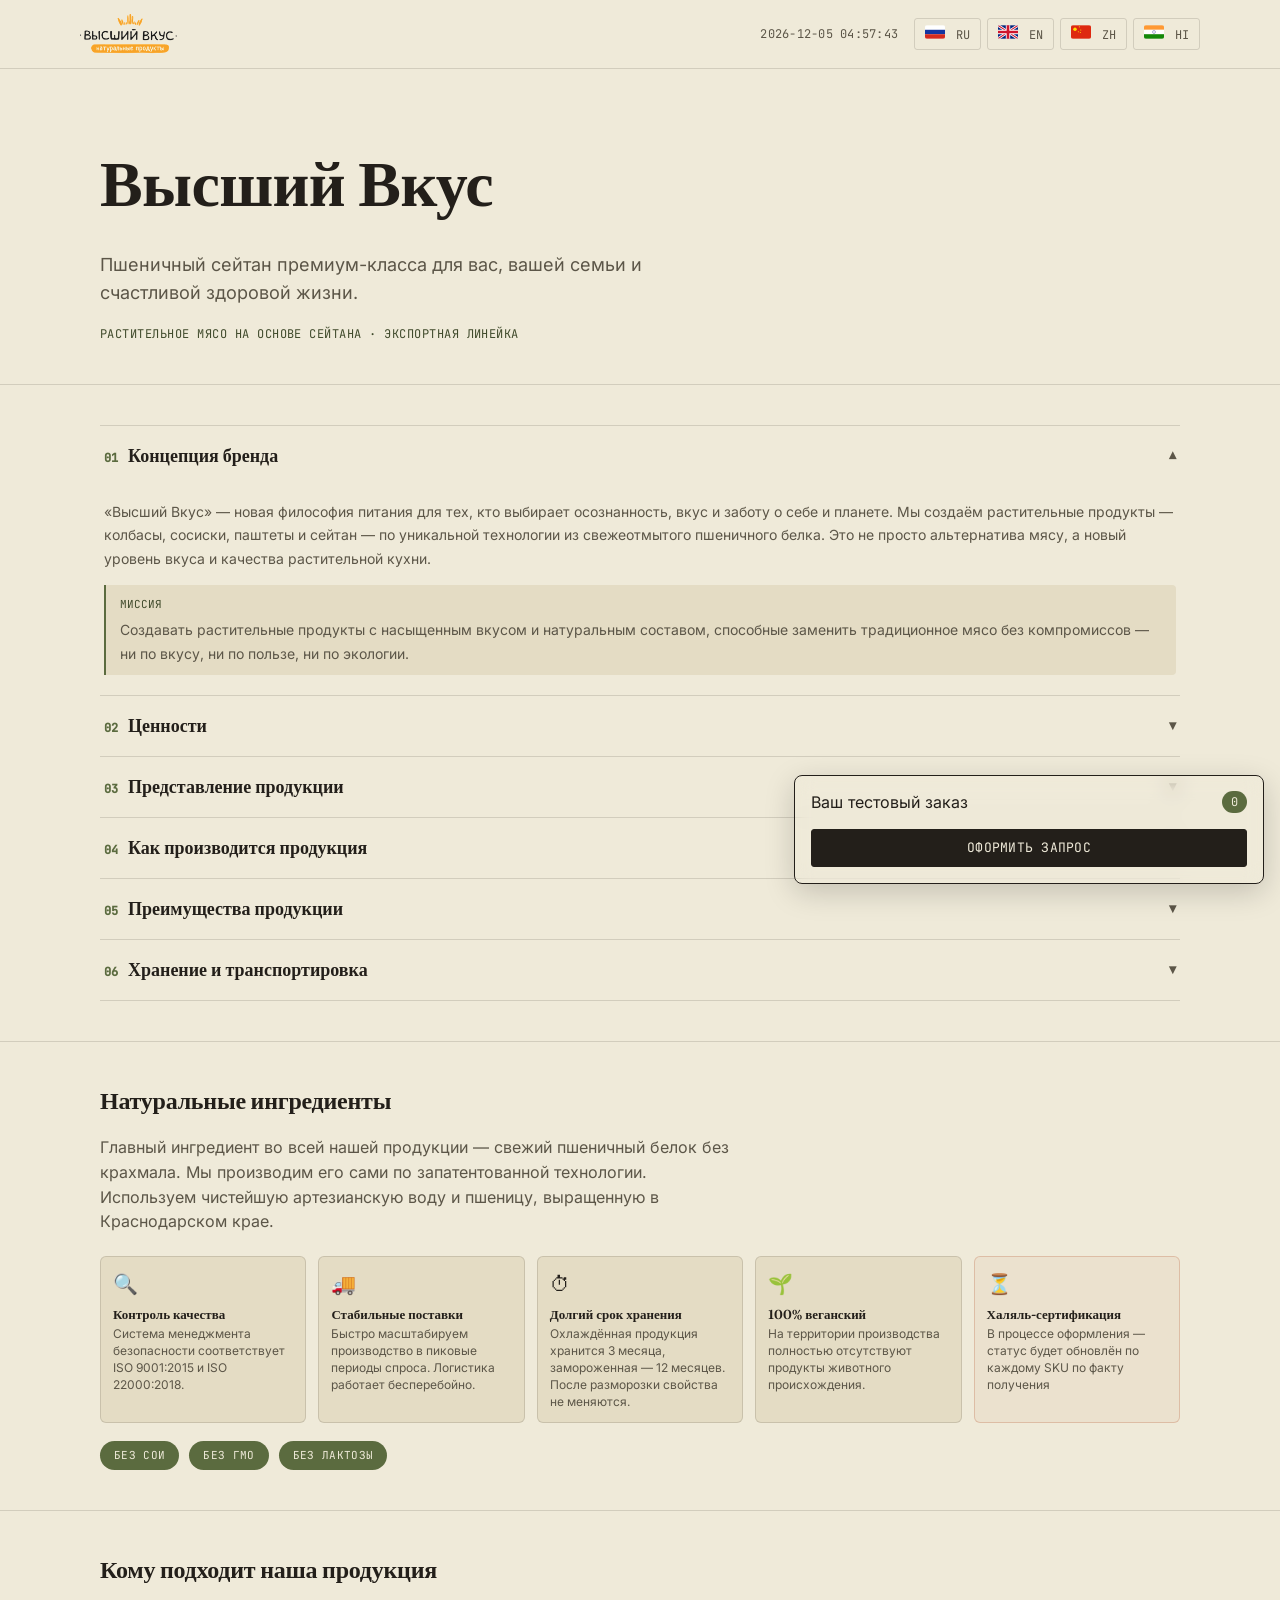
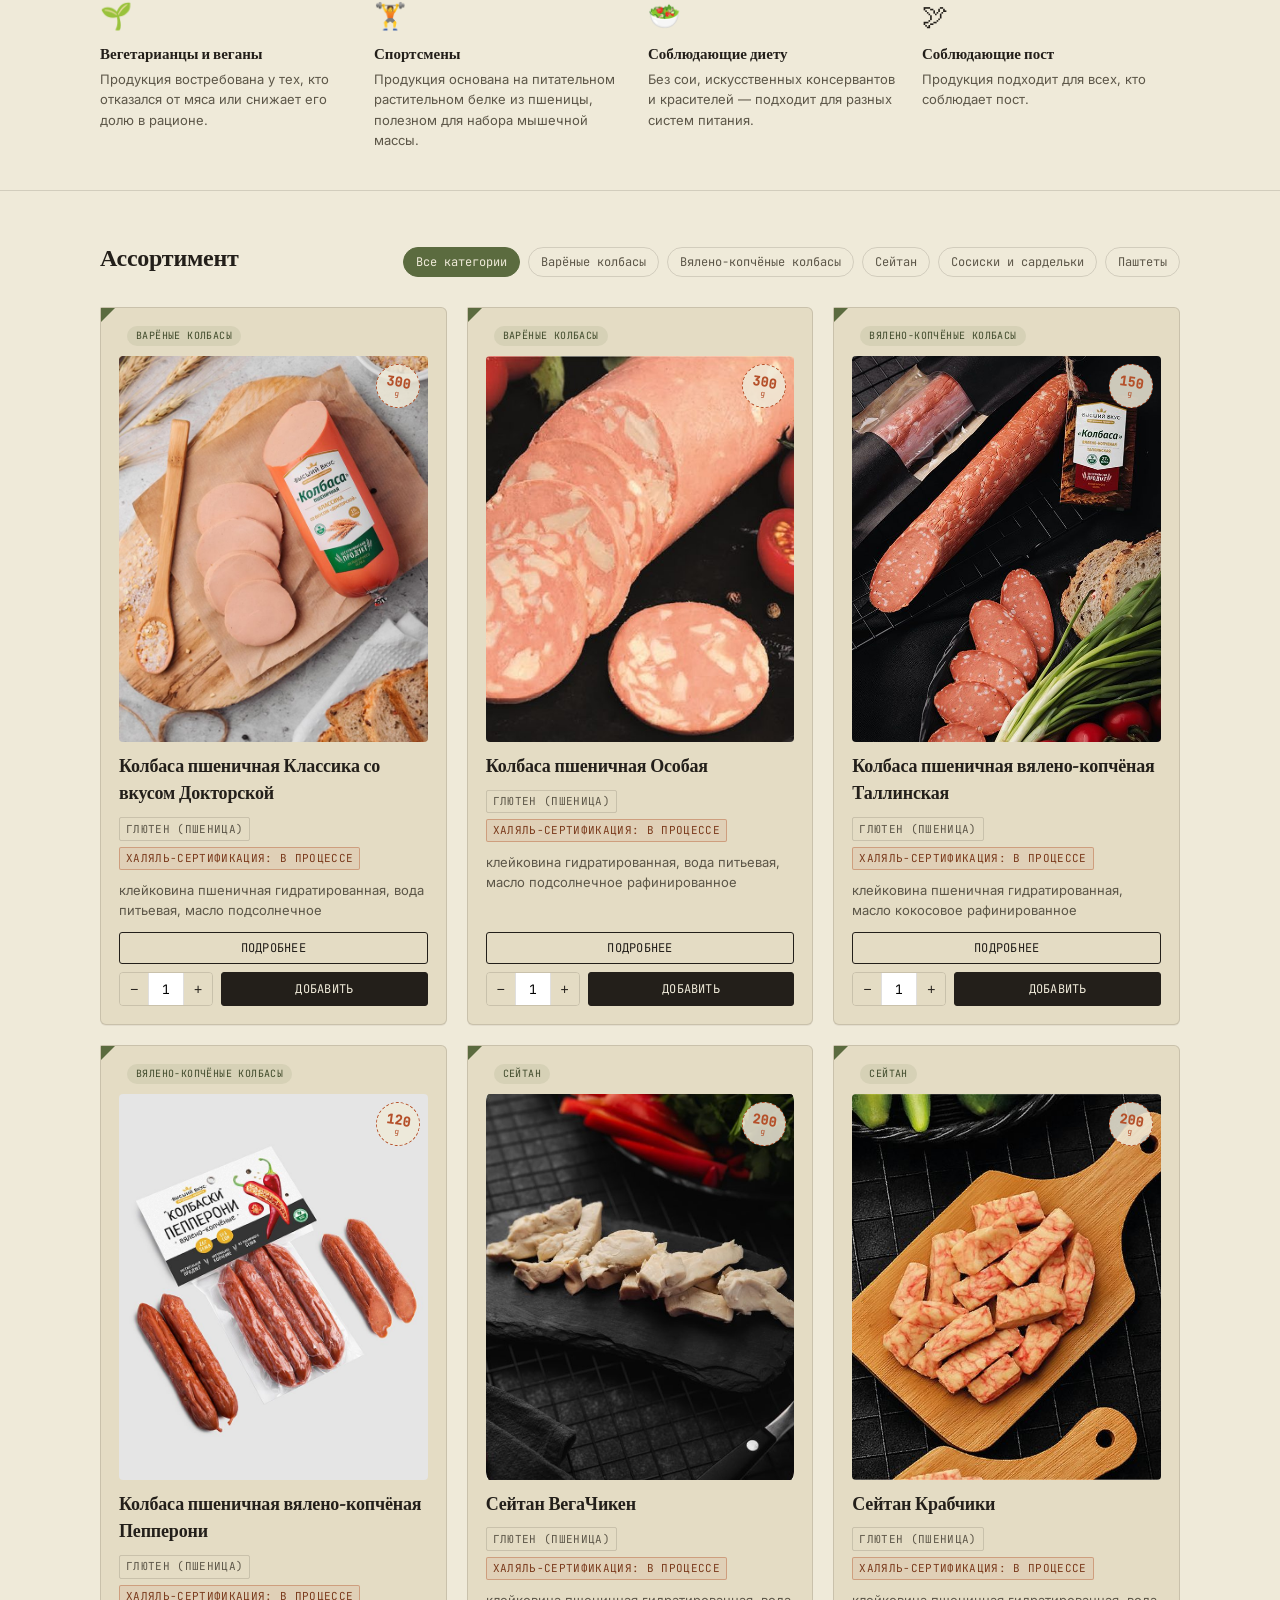
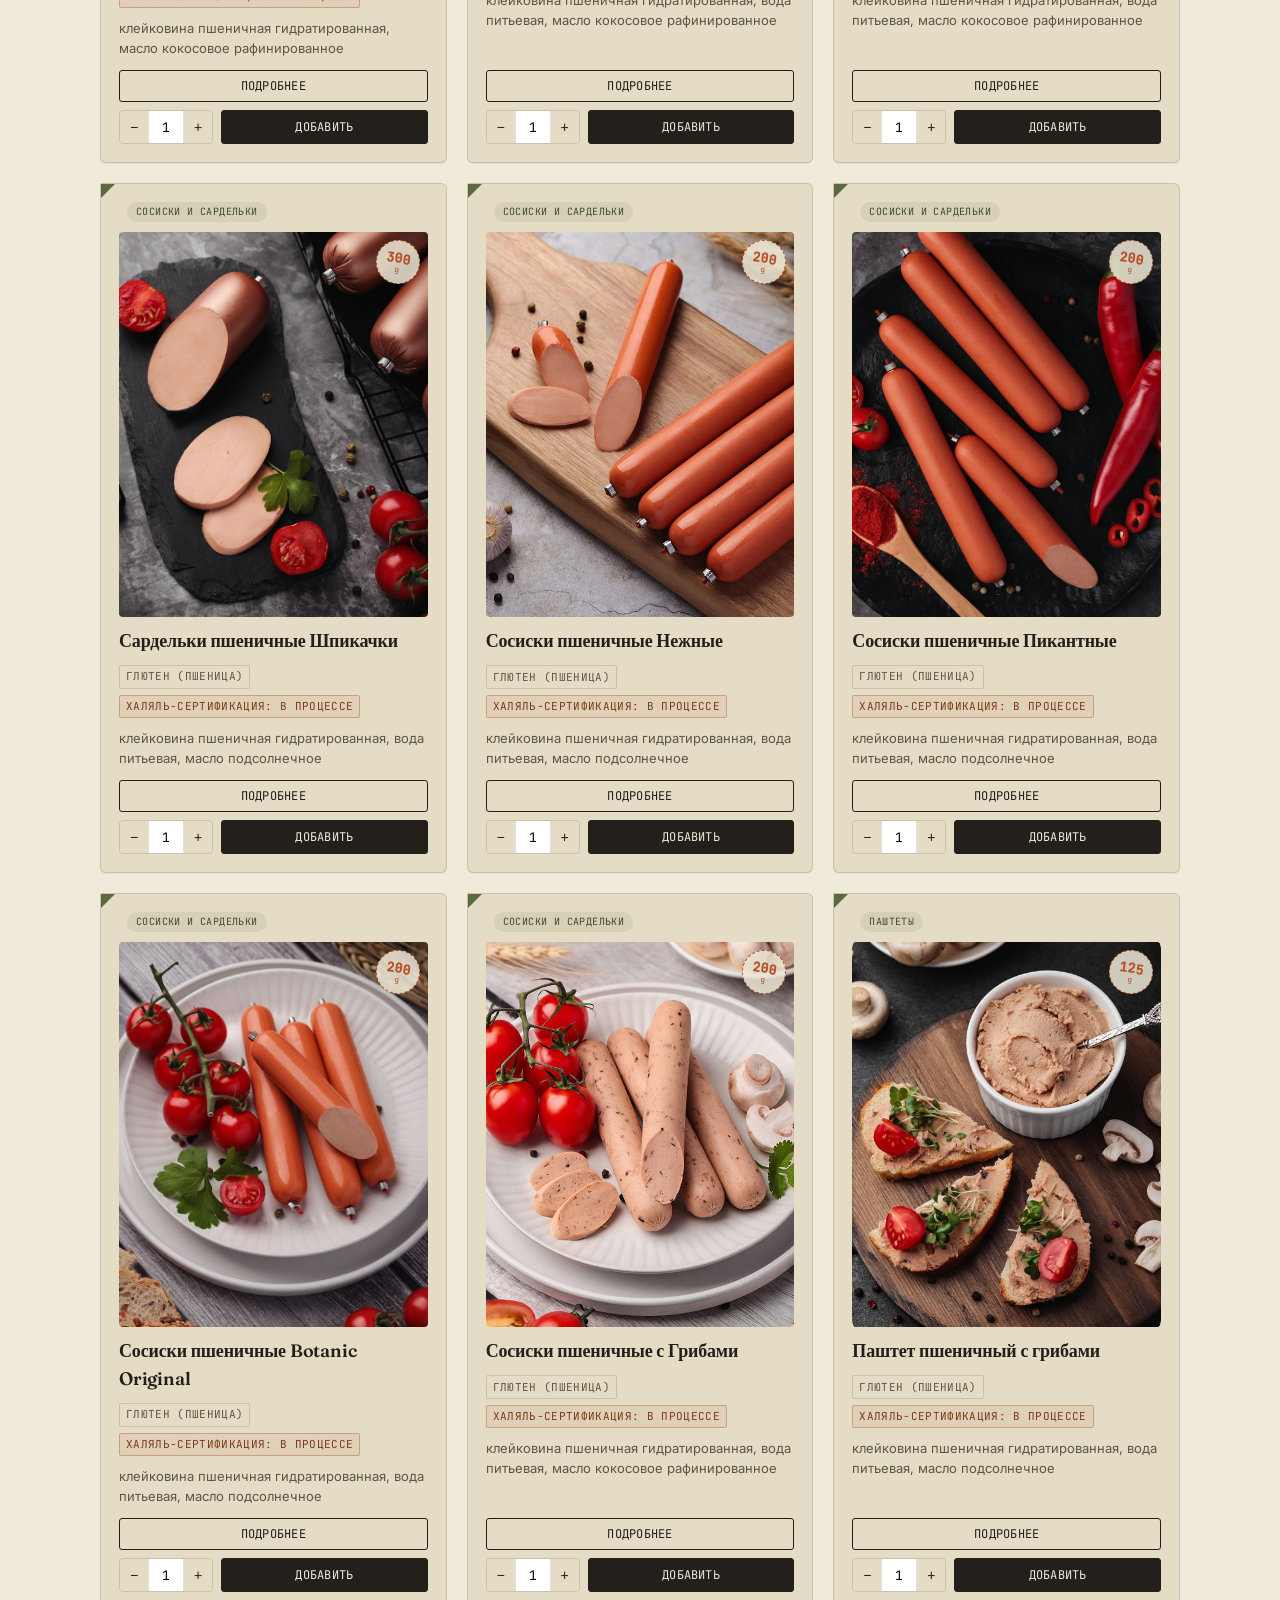
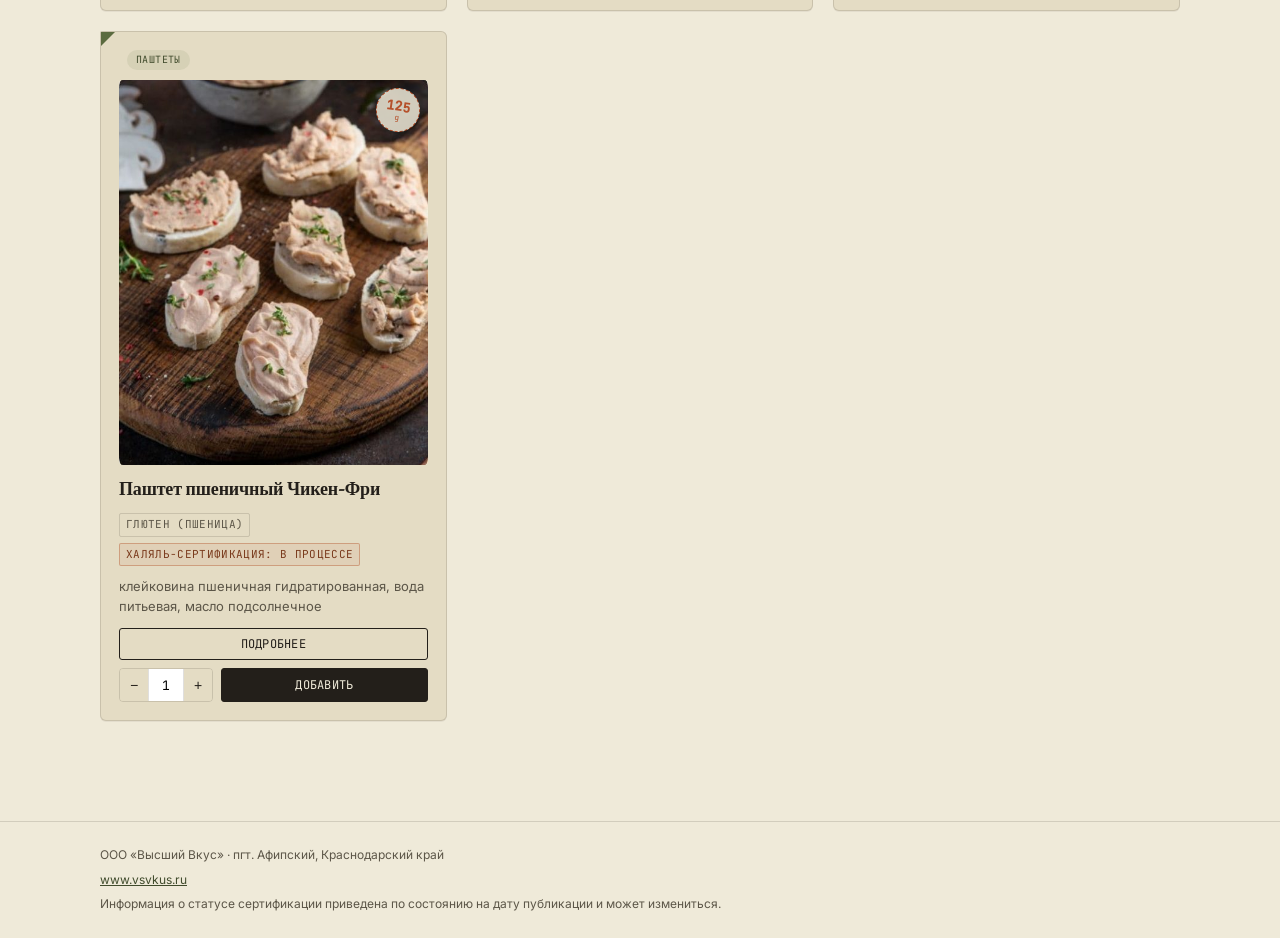
<file: shop/Seitan/index.html>
<!DOCTYPE html>
<html lang="ru">
<head>
<meta charset="UTF-8">
<meta name="viewport" content="width=device-width, initial-scale=1.0">
<title>Высший Вкус — Vysshiy Vkus | Seitan export catalog</title>
<meta name="description" content="Высший Вкус — пшеничный сейтан премиум-класса. Каталог, состав, бесплатный заказ образцов для оптовых партнёров.">
<link rel="stylesheet" href="../_shared/css/fonts.css?v=1784281717">
<link rel="stylesheet" href="../_shared/css/base.css?v=1784281717">
<link rel="stylesheet" href="assets/css/style.css?v=1784281717">
</head>
<body>

<header class="site">
  <div class="container site-bar">
    <img src="assets/img/logo.png" alt="Высший Вкус" class="site-logo">
    <div class="header-right">
      <div class="clock" id="header-clock"></div>
      <div class="lang-switch" id="lang-switch"></div>
    </div>
  </div>
</header>

<div class="network-notice" id="network-notice" data-i18n="network_notice"></div>

<section class="hero">
  <div class="container">
    <h1 data-i18n="hero_title">Высший Вкус</h1>
    <p data-i18n="hero_subtitle">Пшеничный сейтан премиум-класса. Мощность производства — 2–3 контейнера в месяц.</p>
    <div class="hero-meta" data-i18n="brand_tagline">Растительное мясо на основе сейтана · Экспортная линейка</div>
  </div>
</section>

<section class="brand-section">
  <div class="container">
    <div class="accordion" id="brand-accordion"></div>
  </div>
</section>

<section class="ingredients-section">
  <div class="container" id="ingredients-container"></div>
</section>

<section class="audience-section">
  <div class="container" id="audience-container"></div>
</section>

<section class="catalog">
  <div class="container">
    <div class="catalog-head">
      <h2 data-i18n="catalog_title">Ассортимент</h2>
      <div class="filters" id="filters"></div>
    </div>
    <div class="grid" id="grid"></div>
  </div>
</section>

<footer class="site">
  <div class="container">
    <div data-i18n="footer_company">ООО «Высший Вкус» · пгт. Афипский, Краснодарский край</div>
    <div style="margin-top:6px"><a href="https://vsvkus.ru/" target="_blank" rel="noopener" data-i18n="footer_official_site">Официальный сайт: vsvkus.ru</a></div>
    <div style="margin-top:6px" data-i18n="footer_disclaimer">Информация о статусе сертификации приведена по состоянию на дату публикации и может измениться.</div>
  </div>
</footer>

<!-- Плавающая панель "сборки тестового заказа" -->
<div class="cart-panel collapsed" id="cart-panel">
  <div class="cart-head" id="cart-head">
    <span data-i18n="cart_title">Ваш тестовый заказ</span>
    <span class="count" id="cart-count">0</span>
  </div>
  <div class="cart-summary-line" id="cart-summary-line"></div>
  <div class="cart-body" id="cart-body"></div>
  <div style="padding:0 16px 16px">
    <button class="btn" id="cart-checkout-btn" style="width:100%; justify-content:center" data-i18n="cart_checkout">Оформить запрос</button>
  </div>

  <form class="order-form" id="order-form" novalidate>
    <label data-i18n="form_company">Компания</label>
    <input id="f-company" type="text" required>
    <label data-i18n="form_contact_person">Контактное лицо</label>
    <input id="f-contact" type="text" required>
    <label data-i18n="form_email">Email</label>
    <input id="f-email" type="email" required>
    <label data-i18n="form_phone">Телефон / WhatsApp</label>
    <input id="f-phone" type="tel" required>
    <label data-i18n="form_market">Целевой рынок</label>
    <input id="f-market" type="text" required>

    <div class="form-section-title" data-i18n="form_delivery_address">Адрес доставки</div>
    <div class="form-row">
      <div>
        <label data-i18n="form_country">Страна</label>
        <input id="f-country" type="text" required>
      </div>
      <div>
        <label data-i18n="form_postal_code">Почтовый индекс</label>
        <input id="f-postal" type="text" required>
      </div>
    </div>
    <label data-i18n="form_city">Город</label>
    <input id="f-city" type="text" required>
    <div class="form-row">
      <div>
        <label data-i18n="form_street">Улица</label>
        <input id="f-street" type="text" required>
      </div>
      <div>
        <label data-i18n="form_building">Дом</label>
        <input id="f-building" type="text" required>
      </div>
      <div>
        <label data-i18n="form_apt_office">Кв. / офис</label>
        <input id="f-apt" type="text">
      </div>
    </div>

    <label data-i18n="form_comment">Комментарий</label>
    <textarea id="f-comment"></textarea>
    <div class="form-actions">
      <button type="button" class="btn" id="submit-order" data-i18n="form_submit_order">Отправить заказ</button>
    </div>
    <div class="form-actions">
      <button type="button" class="btn secondary" id="submit-copy" data-i18n="form_submit_copy">Скопировать текст заказа</button>
    </div>
  </form>

  <div class="thankyou" id="thankyou">
    <div class="thankyou-title" data-i18n="thankyou_title">Спасибо за заказ!</div>
    <div class="thankyou-text" data-i18n="thankyou_message">Я проведу расчёт сроков и деталей и обязательно вернусь к вам с ним по готовности для подтверждения.</div>
    <div class="thankyou-countdown" id="thankyou-countdown"></div>
  </div>
</div>

<script src="assets/js/logo-data.js?v=1784281717"></script>
<script src="../_shared/js/emailjs.min.js?v=1784281717"></script>
<script src="../_shared/js/jspdf.umd.min.js?v=1784281717"></script>
<script src="../_shared/js/i18n-core.js?v=1784281717"></script>
<script src="../_shared/js/cart-core.js?v=1784281717"></script>
<script src="assets/js/main.js?v=1784281717"></script>
</body>
</html>
</file>
<file: shop/_shared/css/fonts.css>
/* ============================================================
   Локальные шрифты — заменяют fonts.googleapis.com.
   Причина: Google полностью заблокирован в материковом Китае,
   внешняя ссылка на fonts.googleapis.com гарантированно не
   загрузится для китайских посетителей.
   ============================================================ */
@font-face{
  font-family:"Fraunces"; font-style:normal; font-weight:500;
  src:url("../fonts/fraunces-latin-500-normal.woff2") format("woff2");
  font-display:swap;
}
@font-face{
  font-family:"Fraunces"; font-style:normal; font-weight:600;
  src:url("../fonts/fraunces-latin-600-normal.woff2") format("woff2");
  font-display:swap;
}
@font-face{
  font-family:"Inter"; font-style:normal; font-weight:400;
  src:url("../fonts/inter-latin-400-normal.woff2") format("woff2");
  unicode-range:U+0000-00FF,U+0131,U+0152-0153,U+02BB-02BC,U+2000-206F,U+2074,U+20AC,U+2122,U+2191,U+2193,U+2212,U+2215,U+FEFF,U+FFFD;
  font-display:swap;
}
@font-face{
  font-family:"Inter"; font-style:normal; font-weight:400;
  src:url("../fonts/inter-cyrillic-400-normal.woff2") format("woff2");
  unicode-range:U+0400-045F,U+0490-0491,U+04B0-04B1,U+2116;
  font-display:swap;
}
@font-face{
  font-family:"Inter"; font-style:normal; font-weight:500;
  src:url("../fonts/inter-latin-500-normal.woff2") format("woff2");
  unicode-range:U+0000-00FF,U+0131,U+0152-0153,U+02BB-02BC,U+2000-206F,U+2074,U+20AC,U+2122,U+2191,U+2193,U+2212,U+2215,U+FEFF,U+FFFD;
  font-display:swap;
}
@font-face{
  font-family:"Inter"; font-style:normal; font-weight:500;
  src:url("../fonts/inter-cyrillic-500-normal.woff2") format("woff2");
  unicode-range:U+0400-045F,U+0490-0491,U+04B0-04B1,U+2116;
  font-display:swap;
}
@font-face{
  font-family:"Inter"; font-style:normal; font-weight:600;
  src:url("../fonts/inter-latin-600-normal.woff2") format("woff2");
  unicode-range:U+0000-00FF,U+0131,U+0152-0153,U+02BB-02BC,U+2000-206F,U+2074,U+20AC,U+2122,U+2191,U+2193,U+2212,U+2215,U+FEFF,U+FFFD;
  font-display:swap;
}
@font-face{
  font-family:"Inter"; font-style:normal; font-weight:600;
  src:url("../fonts/inter-cyrillic-600-normal.woff2") format("woff2");
  unicode-range:U+0400-045F,U+0490-0491,U+04B0-04B1,U+2116;
  font-display:swap;
}
@font-face{
  font-family:"JetBrains Mono"; font-style:normal; font-weight:400;
  src:url("../fonts/jetbrains-mono-latin-400-normal.woff2") format("woff2");
  unicode-range:U+0000-00FF,U+0131,U+0152-0153,U+02BB-02BC,U+2000-206F,U+2074,U+20AC,U+2122,U+2191,U+2193,U+2212,U+2215,U+FEFF,U+FFFD;
  font-display:swap;
}
@font-face{
  font-family:"JetBrains Mono"; font-style:normal; font-weight:400;
  src:url("../fonts/jetbrains-mono-cyrillic-400-normal.woff2") format("woff2");
  unicode-range:U+0400-045F,U+0490-0491,U+04B0-04B1,U+2116;
  font-display:swap;
}
@font-face{
  font-family:"JetBrains Mono"; font-style:normal; font-weight:500;
  src:url("../fonts/jetbrains-mono-latin-500-normal.woff2") format("woff2");
  unicode-range:U+0000-00FF,U+0131,U+0152-0153,U+02BB-02BC,U+2000-206F,U+2074,U+20AC,U+2122,U+2191,U+2193,U+2212,U+2215,U+FEFF,U+FFFD;
  font-display:swap;
}
@font-face{
  font-family:"JetBrains Mono"; font-style:normal; font-weight:500;
  src:url("../fonts/jetbrains-mono-cyrillic-500-normal.woff2") format("woff2");
  unicode-range:U+0400-045F,U+0490-0491,U+04B0-04B1,U+2116;
  font-display:swap;
}
</file>
<file: shop/_shared/css/base.css>
/* ============================================================
   VVK SHOP — общий дизайн-токен слой для всех витрин /shop/*
   Не менять точечно под один продукт — сюда только общее.
   ============================================================ */
:root{
  --paper:      #efead9;   /* тон овсяной/пшеничной бумаги, фон */
  --paper-2:    #e4dcc4;   /* карточки, чуть темнее */
  --ink:        #231f1a;   /* основной текст, тёплый почти-чёрный */
  --ink-soft:   #5c5648;   /* второстепенный текст */
  --wheat-green:#5b6b3f;   /* основной акцент — цвет колоса/поля */
  --wheat-green-dark:#404b2c;
  --paprika:    #b5502a;   /* редкий акцент — предупреждения, CTA-обводка */
  --line:       rgba(35,31,26,.14);
  --card-shadow: 0 1px 0 rgba(35,31,26,.06);

  --font-display: "Fraunces", "Iowan Old Style", Georgia, serif;
  --font-body:    "Inter", -apple-system, "Segoe UI", sans-serif;
  --font-mono:    "JetBrains Mono", "SFMono-Regular", monospace;
}

*{ box-sizing:border-box; }
html,body{ margin:0; padding:0; background:var(--paper); color:var(--ink); font-family:var(--font-body); }
body{ font-size:16px; line-height:1.55; }

h1,h2,h3{ font-family:var(--font-display); font-weight:600; letter-spacing:-.01em; margin:0 0 .3em; }
a{ color:var(--wheat-green-dark); }

.container{ max-width:1120px; margin:0 auto; padding:0 20px; }

.btn{
  display:inline-flex; align-items:center; gap:.5em;
  font-family:var(--font-mono); font-size:13px; letter-spacing:.02em; text-transform:uppercase;
  padding:.75em 1.3em; border-radius:3px; border:1px solid var(--ink);
  background:var(--ink); color:var(--paper); cursor:pointer; transition:transform .15s ease, background .15s ease;
}
.btn:hover{ background:var(--wheat-green-dark); border-color:var(--wheat-green-dark); }
.btn.secondary{ background:transparent; color:var(--ink); }
.btn.secondary:hover{ background:var(--ink); color:var(--paper); }

.badge{
  font-family:var(--font-mono); font-size:11px; letter-spacing:.03em; text-transform:uppercase;
  padding:.2em .55em; border-radius:2px; border:1px solid var(--line); color:var(--ink-soft);
}
.badge.warn{ color:#7a3a1c; border-color:rgba(181,80,42,.4); background:rgba(181,80,42,.08); }

::selection{ background:var(--wheat-green); color:var(--paper); }
</file>
<file: shop/Seitan/assets/css/style.css>
header.site{
  position:sticky; top:0; z-index:50; background:var(--paper); border-bottom:1px solid var(--line);
}
.site-bar{ display:flex; align-items:center; justify-content:space-between; padding:14px 0; flex-wrap:wrap; gap:10px; }
.site-logo{ height:40px; width:auto; display:block; }
.lang-switch{ display:flex; gap:6px; }
.lang-switch button{
  font-family:var(--font-mono); font-size:12px; padding:6px 10px; border-radius:3px;
  border:1px solid var(--line); background:transparent; color:var(--ink-soft); cursor:pointer;
}
.lang-switch button .flag{ display:inline-flex; align-items:center; margin-right:4px; border-radius:2px; overflow:hidden; }
.lang-switch button .flag svg{ display:block; }
.lang-switch button.active{ background:var(--ink); color:var(--paper); border-color:var(--ink); }

.network-notice{
  display:none; font-family:var(--font-mono); font-size:12px; line-height:1.6; color:var(--wheat-green-dark);
  background:rgba(91,107,63,.08); border-bottom:1px solid var(--line); padding:10px 20px; text-align:center;
}
.network-notice.visible{ display:block; }

.hero{ padding:64px 0 40px; border-bottom:1px solid var(--line); }
.hero h1{ font-size:clamp(36px,6vw,64px); }
.hero p{ max-width:560px; color:var(--ink-soft); font-size:18px; }
.hero-meta{ font-family:var(--font-mono); font-size:12px; color:var(--wheat-green-dark); margin-top:18px; text-transform:uppercase; letter-spacing:.04em; }

.about-product{ padding:28px 0; border-bottom:1px solid var(--line); }
.about-badges{ display:flex; gap:16px; flex-wrap:wrap; }
.about-badge{
  flex:1; min-width:260px; display:flex; flex-direction:column; gap:4px;
  padding:16px 18px; border-radius:6px; background:var(--paper-2); border:1px solid var(--line);
}
.about-badge .about-badge-icon{ font-size:22px; }
.about-badge > span:nth-child(2){ font-family:var(--font-display); font-size:17px; font-weight:600; }
.about-badge-sub{ font-size:13px; color:var(--ink-soft); }
.about-badge.warn{ background:rgba(181,80,42,.06); border-color:rgba(181,80,42,.25); }

.header-right{ display:flex; align-items:center; gap:16px; }
.clock{
  font-family:var(--font-mono); font-size:12px; color:var(--ink-soft); white-space:nowrap;
  letter-spacing:.02em;
}

/* ===== Бренд-аккордеон (7 пунктов бренд-бука) ===== */
.brand-section{ padding:40px 0; border-bottom:1px solid var(--line); }
.acc-item{ border-bottom:1px solid var(--line); }
.acc-item:first-child{ border-top:1px solid var(--line); }
.acc-head{
  display:flex; align-items:center; justify-content:space-between; padding:16px 4px; cursor:pointer;
  font-family:var(--font-display); font-size:18px; font-weight:600;
}
.acc-head .num{ font-family:var(--font-mono); font-size:12px; color:var(--wheat-green); margin-right:10px; }
.acc-head .arrow{ font-family:var(--font-mono); font-size:14px; color:var(--ink-soft); transition:transform .15s ease; }
.acc-item.open .acc-head .arrow{ transform:rotate(180deg); }
.acc-body{ display:none; padding:0 4px 20px; color:var(--ink-soft); font-size:14px; line-height:1.7; }
.acc-item.open .acc-body{ display:block; }
.acc-body .mission{ margin-top:10px; padding:10px 14px; background:var(--paper-2); border-left:2px solid var(--wheat-green); border-radius:0 4px 4px 0; }
.acc-body .mission-label{ font-family:var(--font-mono); font-size:11px; text-transform:uppercase; color:var(--wheat-green-dark); margin-bottom:4px; }
.values-grid, .steps-grid{ display:grid; grid-template-columns:repeat(auto-fill,minmax(220px,1fr)); gap:14px; margin-top:6px; }
.values-grid .v-title, .steps-grid .s-title{ color:var(--ink); font-weight:600; font-size:14px; margin-bottom:4px; }
.steps-grid .s-num{ font-family:var(--font-mono); color:var(--wheat-green); font-size:12px; }
.adv-list{ list-style:none; margin:6px 0 0; padding:0; }
.adv-list li{ padding:6px 0 6px 22px; position:relative; }
.adv-list li::before{ content:'●'; position:absolute; left:0; color:var(--wheat-green); font-size:8px; top:12px; }
.adv-closing{ margin-top:14px; font-style:italic; color:var(--ink); }
.storage-grid{ display:grid; grid-template-columns:repeat(auto-fill,minmax(200px,1fr)); gap:14px; margin-top:6px; }
.storage-grid > div{ background:var(--paper-2); border-radius:6px; padding:12px 14px; }
.storage-grid .label{ font-family:var(--font-mono); font-size:10px; text-transform:uppercase; color:var(--wheat-green-dark); margin-bottom:4px; }

/* ===== Секция ингредиентов ===== */
.ingredients-section{ padding:40px 0; border-bottom:1px solid var(--line); }
.ing-intro{ max-width:640px; color:var(--ink-soft); margin-bottom:22px; }
.ing-features{ display:grid; grid-template-columns:repeat(5, 1fr); gap:12px; }
@media (max-width:900px){ .ing-features{ grid-template-columns:repeat(2, 1fr); } }
@media (max-width:520px){ .ing-features{ grid-template-columns:1fr; } }
.ing-feature{ background:var(--paper-2); border:1px solid var(--line); border-radius:6px; padding:12px; min-width:0; }
.ing-feature .ing-icon{ font-size:20px; }
.ing-feature .ing-title{ font-family:var(--font-display); font-weight:600; font-size:13px; margin:6px 0 4px; line-height:1.25; }
.ing-feature .ing-body{ font-size:12px; color:var(--ink-soft); line-height:1.4; }
.ing-feature.warn{ background:rgba(181,80,42,.06); border-color:rgba(181,80,42,.25); }
.free-of-strip{ display:flex; gap:10px; flex-wrap:wrap; margin-top:18px; }
.free-of-strip span{
  font-family:var(--font-mono); font-size:11px; text-transform:uppercase; letter-spacing:.03em;
  background:var(--wheat-green); color:var(--paper); padding:6px 14px; border-radius:999px;
}

/* ===== Секция аудитории ===== */
.audience-section{ padding:40px 0; border-bottom:1px solid var(--line); }
.audience-grid{ display:grid; grid-template-columns:repeat(auto-fill,minmax(220px,1fr)); gap:16px; }
.audience-card{ text-align:left; }
.audience-card .aud-icon{ font-size:26px; }
.audience-card .aud-title{ font-family:var(--font-display); font-weight:600; font-size:15px; margin:6px 0 4px; }
.audience-card .aud-body{ font-size:13px; color:var(--ink-soft); }

/* ===== Мини-галерея в развороте карточки ===== */
.card-gallery{ display:flex; gap:6px; margin-top:8px; }
.card-gallery img{ width:56px; height:56px; object-fit:cover; border-radius:4px; border:1px solid var(--line); }

.card .thumb.has-photo{ padding:0; overflow:hidden; cursor:zoom-in; background:var(--paper-2); }
.card .thumb.has-photo img{ width:100%; height:100%; object-fit:cover; display:block; }

.vvk-lightbox{
  display:none; position:fixed; inset:0; background:rgba(20,18,14,.9); z-index:200;
  align-items:center; justify-content:center; cursor:zoom-out; padding:24px;
}
.vvk-lightbox.open{ display:flex; }
.vvk-lightbox img{ max-width:90vw; max-height:90vh; border-radius:6px; box-shadow:0 10px 40px rgba(0,0,0,.5); }

.nutri-table{ border-collapse:collapse; font-size:13px; }
.nutri-table td{ padding:2px 12px 2px 0; color:var(--ink-soft); }
.nutri-table td:last-child{ font-family:var(--font-mono); color:var(--ink); text-align:right; padding-right:0; }

.catalog{ padding:48px 0 100px; }
.catalog-head{ display:flex; align-items:baseline; justify-content:space-between; margin-bottom:24px; flex-wrap:wrap; gap:12px; }
.filters{ display:flex; gap:8px; flex-wrap:wrap; }
.filters button{
  font-family:var(--font-mono); font-size:12px; padding:6px 12px; border-radius:20px;
  border:1px solid var(--line); background:transparent; color:var(--ink-soft); cursor:pointer;
}
.filters button.active{ background:var(--wheat-green); border-color:var(--wheat-green); color:var(--paper); }

.grid{ display:grid; grid-template-columns:repeat(auto-fill,minmax(260px,1fr)); gap:20px; }
.card{
  position:relative; background:var(--paper-2); border:1px solid var(--line); border-radius:2px 6px 6px 6px; padding:18px;
  display:flex; flex-direction:column; gap:10px; box-shadow:var(--card-shadow);
  transition:transform .15s ease, box-shadow .15s ease;
}
.card:hover{ transform:translateY(-2px); box-shadow:0 6px 18px rgba(35,31,26,.12); }
/* "уголок обёртки" — сигнатурный элемент, отсылка к бумажной упаковке деликатесов */
.card::before{
  content:''; position:absolute; top:0; left:0; width:0; height:0;
  border-style:solid; border-width:14px 14px 0 0; border-color:var(--wheat-green) transparent transparent transparent;
}
.cat-tag{
  align-self:flex-start; font-family:var(--font-mono); font-size:10px; text-transform:uppercase; letter-spacing:.04em;
  color:var(--wheat-green-dark); background:rgba(91,107,63,.1); border-radius:999px; padding:2px 9px; margin-left:8px;
}
.card .thumb{
  position:relative; aspect-ratio:4/5; background:repeating-linear-gradient(45deg, rgba(35,31,26,.05) 0 10px, transparent 10px 20px);
  border-radius:4px; display:flex; align-items:center; justify-content:center;
  font-family:var(--font-mono); font-size:11px; color:var(--ink-soft); text-align:center; padding:8px;
}
.weight-stamp{
  position:absolute; top:8px; right:8px; width:44px; height:44px; border-radius:50%;
  border:1.5px dashed var(--paprika); color:var(--paprika); background:rgba(239,234,217,.85);
  display:flex; flex-direction:column; align-items:center; justify-content:center; line-height:1;
  font-family:var(--font-mono); font-size:13px; font-weight:600; transform:rotate(8deg);
}
.weight-stamp small{ font-size:8px; font-weight:400; }
.card h3{ font-size:18px; margin:0; }
.card .weight{ font-family:var(--font-mono); font-size:13px; color:var(--ink-soft); }
.card .badges{ display:flex; gap:6px; flex-wrap:wrap; }
.card .comp-preview{ font-size:13px; color:var(--ink-soft); max-height:3.2em; overflow:hidden; }
.card .card-actions{ display:flex; flex-wrap:wrap; gap:8px; margin-top:auto; }
.card .card-actions .btn{ flex:1; justify-content:center; padding:.6em 1em; font-size:12px; min-width:90px; }
.card .card-actions > button[data-action="expand"]{ flex-basis:100%; }
.qty-stepper{ display:flex; align-items:center; border:1px solid var(--line); border-radius:4px; overflow:hidden; }
.qty-stepper button{
  background:var(--paper-2); border:none; width:28px; height:32px; cursor:pointer; font-size:14px; color:var(--ink);
}
.qty-stepper input{
  width:36px; height:32px; border:none; border-left:1px solid var(--line); border-right:1px solid var(--line);
  text-align:center; font-family:var(--font-mono); font-size:13px; -moz-appearance:textfield;
}
.qty-stepper input::-webkit-outer-spin-button, .qty-stepper input::-webkit-inner-spin-button{ -webkit-appearance:none; margin:0; }

.card-detail{
  border-top:1px dashed var(--line); margin-top:6px; padding-top:10px; font-size:13px; color:var(--ink-soft); display:none;
}
.card.expanded .card-detail{ display:block; }
.card-detail dt{ font-family:var(--font-mono); font-size:11px; text-transform:uppercase; color:var(--ink); margin-top:8px; }
.card-detail dd{ margin:2px 0 0; }

.cart-panel{
  position:fixed; right:16px; bottom:16px; width:min(470px, calc(100vw - 32px));
  background:rgba(239,234,217,.15); backdrop-filter:blur(10px); -webkit-backdrop-filter:blur(10px);
  border:1px solid var(--ink); border-radius:8px; box-shadow:0 8px 30px rgba(0,0,0,.18);
  z-index:60; max-height:80vh; display:flex; flex-direction:column; overflow-y:auto;
}
.cart-panel.collapsed .cart-body{ display:none; }
.cart-head{ display:flex; align-items:center; justify-content:space-between; padding:14px 16px; cursor:pointer; }
.cart-head .count{ font-family:var(--font-mono); background:var(--wheat-green); color:var(--paper); border-radius:999px; padding:2px 9px; font-size:12px; }
.cart-summary-line{
  padding:0 16px 10px; font-size:12px; color:var(--ink-soft); line-height:1.5;
  border-bottom:1px solid var(--line);
}
.cart-summary-line:empty{ display:none; }
.summary-row{ display:flex; justify-content:space-between; align-items:baseline; gap:8px; padding:2px 0; white-space:nowrap; overflow:hidden; }
.summary-row .summary-name{ overflow:hidden; text-overflow:ellipsis; white-space:nowrap; }
.summary-qty{ font-family:var(--font-mono); color:var(--ink); flex-shrink:0; }
.cart-body{ padding:0 16px 16px; overflow-y:auto; }
.cart-item{ display:flex; align-items:center; gap:8px; padding:8px 0; border-bottom:1px solid var(--line); font-size:13px; }
.cart-item .name{ flex:1; min-width:0; overflow:hidden; text-overflow:ellipsis; white-space:nowrap; }
.cart-item input[type=number]{ width:52px; font-family:var(--font-mono); padding:4px; border:1px solid var(--line); border-radius:3px; }
.cart-item .remove{ color:var(--paprika); cursor:pointer; font-size:12px; background:none; border:none; }
.cart-empty{ padding:20px 0; color:var(--ink-soft); font-size:13px; text-align:center; }

.order-form{ display:none; padding:16px; border-top:1px solid var(--line); }
.order-form.open{ display:block; }
.order-form label{ display:block; font-family:var(--font-mono); font-size:11px; text-transform:uppercase; color:var(--ink-soft); margin:10px 0 4px; }
.order-form input, .order-form textarea{
  width:100%; padding:8px; border:1px solid var(--line); border-radius:3px; font-family:var(--font-body); font-size:14px; background:var(--paper);
}
.order-form textarea{ min-height:60px; resize:vertical; }
.order-form .form-actions{ display:flex; gap:8px; margin-top:14px; }
.order-form .form-actions .btn{ flex:1; justify-content:center; }
.order-form .form-section-title{
  font-family:var(--font-mono); font-size:11px; text-transform:uppercase; color:var(--wheat-green-dark);
  margin-top:16px; padding-top:12px; border-top:1px dashed var(--line);
}
.order-form .form-row{ display:flex; gap:8px; flex-wrap:wrap; }
.order-form .form-row > div{ flex:1; min-width:120px; }
.order-form input:invalid:not(:placeholder-shown){ border-color:var(--paprika); }

.thankyou{ display:none; padding:20px 16px; text-align:center; }
.thankyou.visible{ display:block; }
.thankyou-title{ font-family:var(--font-display); font-size:19px; font-weight:600; margin-bottom:6px; }
.thankyou-text{ font-size:13px; color:var(--ink-soft); line-height:1.6; }
.thankyou-countdown{ font-family:var(--font-mono); font-size:11px; color:var(--wheat-green-dark); margin-top:10px; }

footer.site{ border-top:1px solid var(--line); padding:24px 0; font-size:12px; color:var(--ink-soft); }

@media (max-width:640px){
  .cart-panel{ left:16px; width:auto; }
  .hero{ padding:40px 0 28px; }
  .hero p{ font-size:16px; }
  .brand-section, .ingredients-section, .audience-section{ padding:28px 0; }
}

@media (max-width:480px){
  .container{ padding:0 16px; }
  .site-bar{ flex-direction:column; align-items:flex-start; gap:8px; }
  .header-right{ width:100%; justify-content:space-between; gap:10px; }
  .lang-switch{ flex-wrap:nowrap; }
  .clock{ font-size:10px; }
  .lang-switch button{ padding:6px 8px; }
  .card .card-actions .btn{ min-width:70px; font-size:11px; }
  .qty-stepper input{ width:28px; }
}
</file>
